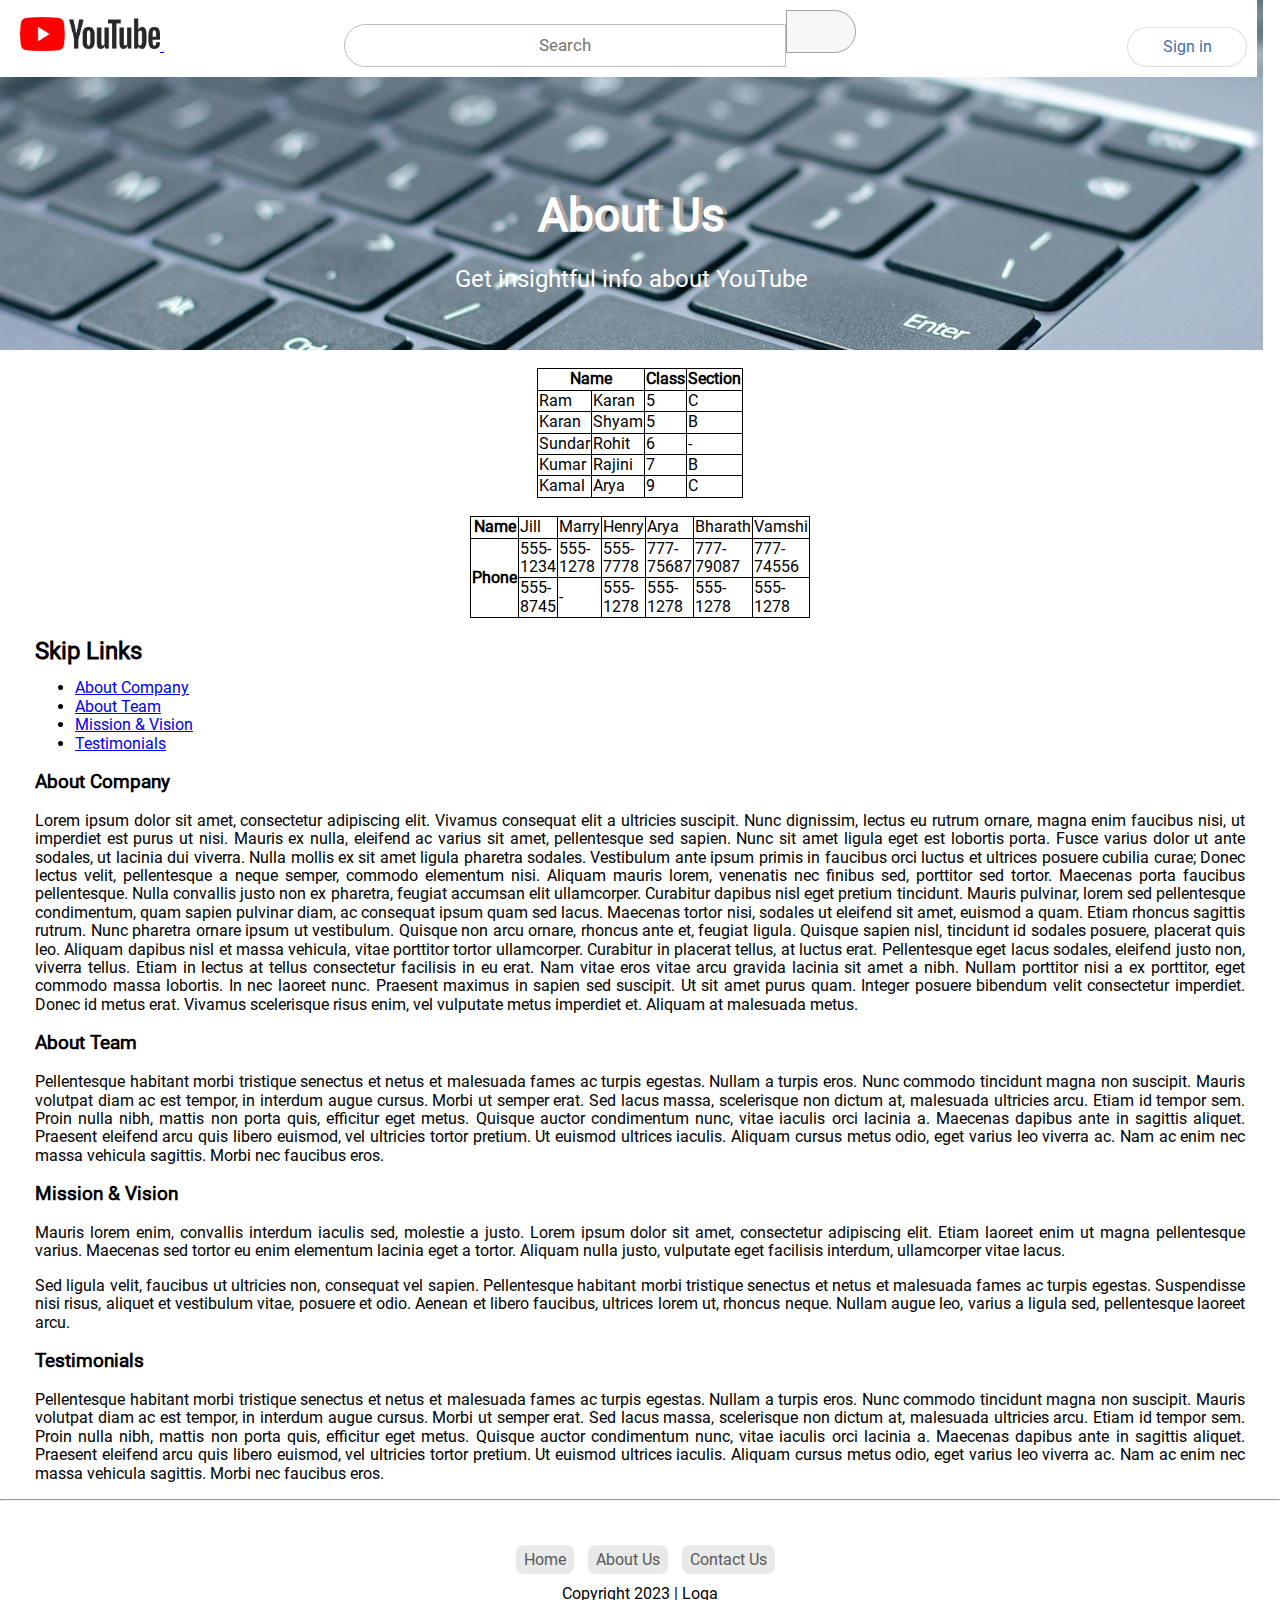
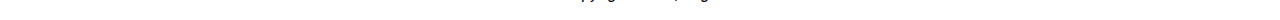
<file: about-us.html>
<!DOCTYPE html>
<html lang="en">

<head>
  <meta charset="UTF-8">
  <meta http-equiv="X-UA-Compatible" content="IE=edge">
  <meta name="viewport" content="width=device-width, initial-scale=1.0">
  <meta name="description" content="About Us Page of YouTube, where you can find many things about YouTube.">
  <meta name="keywords"
    content="history, subscribers count, ceo information, latest updates, video updates, community guidelines">
  <title>About Us</title>
  <!-- <style>
    table, th, td {
      border: 1px solid black;
      border-collapse: collapse;
    }
    </style>  -->

  <link rel="stylesheet" href="./assets/styles/normalize.css">
  <link rel="stylesheet" href="https://cdnjs.cloudflare.com/ajax/libs/font-awesome/6.2.1/css/all.min.css"
    integrity="sha512-MV7K8+y+gLIBoVD59lQIYicR65iaqukzvf/nwasF0nqhPay5w/9lJmVM2hMDcnK1OnMGCdVK+iQrJ7lzPJQd1w=="
    crossorigin="anonymous" referrerpolicy="no-referrer">
  <link rel="stylesheet" href="./assets/styles/main.css">
</head>

<body>
  <!--header starts here-->
  <header>
    <div class="head-container">
      <div>
        <a href="./index.html">
          <img src="./assets/images/yt-logo.png" alt="YouTube Logo">
        </a>
        <input type="text" placeholder="Search" aria-label="Enter your search query here" class="search-input">
        <button type="button" aria-label="search" id="headerSearch"><i
            class="fa-solid fa-magnifying-glass"></i></button>
      </div>
      <div class="header-icon">
        <button type="button" aria-label="voice query" id="headerMic"><i class=" fa-solid fa-microphone"></i></button>
        <button type="button" aria-label="drop down list" id="headerDot"><i
            class="fa-solid fa-ellipsis-vertical"></i></button>
        <button type="button" id="headerSignIn"><i class="fa-solid fa-user"></i> Sign in</button>
      </div>
      <!-- <div class="responsive-header"> -->
    </div>
  </header>

  <!--main starts here-->
  <main>
    <div class="about-jumbotron">
      <h1>About Us</h1>
      <p>Get insightful info about YouTube</p>
    </div>

    <br>
    <table>
      <tr>
        <th colspan="2">Name</th>
        <th>Class</th>
        <th>Section</th>
      </tr>
      <tr>
        <td>Ram</td>
        <td>Karan</td>
        <td>5</td>
        <td>C</td>
      </tr>
      <tr>
        <td>Karan</td>
        <td>Shyam</td>
        <td>5</td>
        <td>B</td>
      </tr>
      <tr>
        <td>Sundar</td>
        <td>Rohit</td>
        <td>6</td>
        <td>-</td>
      <tr>
        <td>Kumar</td>
        <td>Rajini</td>
        <td>7</td>
        <td>B</td>
      </tr>
      <tr>
        <td>Kamal</td>
        <td>Arya</td>
        <td>9</td>
        <td>C</td>
      </tr>
      </tr>
    </table>
    <br>
    <table>
      <tr>
        <th>Name</th>
        <td>Jill</td>
        <td>Marry</td>
        <td>Henry</td>
        <td>Arya</td>
        <td>Bharath</td>
        <td>Vamshi</td>

      </tr>
      <tr>
        <th rowspan="2">Phone</th>
        <td>555-1234</td>
        <td>555-1278</td>
        <td>555-7778</td>
        <td>777-75687</td>
        <td>777-79087</td>
        <td>777-74556</td>

      </tr>
      <tr>
        <td>555-8745</td>
        <td>-</td>
        <td>555-1278</td>
        <td>555-1278</td>
        <td>555-1278</td>
        <td>555-1278</td>
      </tr>
    </table>

    <!--to do: explore table tag-->

    <div class="link-container">
      <h2 id="skipLinks">Skip Links</h2>
      <ul>
        <li><a href="#aboutCompany">About Company</a></li>
        <li><a href="#aboutTeam">About Team</a></li>
        <li><a href="#missionVision">Mission & Vision</a></li>
        <li><a href="#testimonials">Testimonials</a></li>
      </ul>
    </div>

    <div>
      <section id="aboutCompany">
        <h3>About Company</h3>
        <p class="about-text">Lorem ipsum dolor sit amet, consectetur adipiscing elit. Vivamus consequat elit a
          ultricies suscipit. Nunc
          dignissim,
          lectus eu rutrum ornare, magna enim faucibus nisi, ut imperdiet est purus ut nisi. Mauris ex nulla, eleifend
          ac varius
          sit amet, pellentesque sed sapien. Nunc sit amet ligula eget est lobortis porta. Fusce varius dolor ut ante
          sodales, ut
          lacinia dui viverra. Nulla mollis ex sit amet ligula pharetra sodales. Vestibulum ante ipsum primis in
          faucibus orci
          luctus et ultrices posuere cubilia curae; Donec lectus velit, pellentesque a neque semper, commodo elementum
          nisi.
          Aliquam mauris lorem, venenatis nec finibus sed, porttitor sed tortor. Maecenas porta faucibus pellentesque.
          Nulla
          convallis justo non ex pharetra, feugiat accumsan elit ullamcorper. Curabitur dapibus nisl eget pretium
          tincidunt.
          Mauris pulvinar, lorem sed pellentesque condimentum, quam sapien pulvinar diam, ac consequat ipsum quam sed
          lacus.
          Maecenas tortor nisi, sodales ut eleifend sit amet, euismod a quam. Etiam rhoncus sagittis rutrum. Nunc
          pharetra ornare
          ipsum ut vestibulum.

          Quisque non arcu ornare, rhoncus ante et, feugiat ligula. Quisque sapien nisl, tincidunt id sodales posuere,
          placerat
          quis leo. Aliquam dapibus nisl et massa vehicula, vitae porttitor tortor ullamcorper. Curabitur in placerat
          tellus, at
          luctus erat. Pellentesque eget lacus sodales, eleifend justo non, viverra tellus. Etiam in lectus at tellus
          consectetur
          facilisis in eu erat. Nam vitae eros vitae arcu gravida lacinia sit amet a nibh. Nullam porttitor nisi a ex
          porttitor,
          eget commodo massa lobortis. In nec laoreet nunc. Praesent maximus in sapien sed suscipit. Ut sit amet purus
          quam.
          Integer posuere bibendum velit consectetur imperdiet. Donec id metus erat. Vivamus scelerisque risus enim, vel
          vulputate
          metus imperdiet et. Aliquam at malesuada metus.
        </p>
      </section>

      <section id="aboutTeam">
        <h3>About Team</h3>
        <p class="about-text">
          Pellentesque habitant morbi tristique senectus et netus et malesuada fames ac turpis egestas. Nullam a turpis
          eros. Nunc
          commodo tincidunt magna non suscipit. Mauris volutpat diam ac est tempor, in interdum augue cursus. Morbi ut
          semper
          erat. Sed lacus massa, scelerisque non dictum at, malesuada ultricies arcu. Etiam id tempor sem. Proin nulla
          nibh,
          mattis non porta quis, efficitur eget metus. Quisque auctor condimentum nunc, vitae iaculis orci lacinia a.
          Maecenas
          dapibus ante in sagittis aliquet. Praesent eleifend arcu quis libero euismod, vel ultricies tortor pretium. Ut
          euismod
          ultrices iaculis. Aliquam cursus metus odio, eget varius leo viverra ac. Nam ac enim nec massa vehicula
          sagittis. Morbi
          nec faucibus eros.
        </p>
      </section>

      <section id="missionVision">
        <h3>Mission & Vision</h3>
        <p class="about-text">
          Mauris lorem enim, convallis interdum iaculis sed, molestie a justo. Lorem ipsum dolor sit amet, consectetur
          adipiscing
          elit. Etiam laoreet enim ut magna pellentesque varius. Maecenas sed tortor eu enim elementum lacinia eget a
          tortor.
          Aliquam nulla justo, vulputate eget facilisis interdum, ullamcorper vitae lacus.
        </p>
        <p class="about-text">
          Sed ligula velit, faucibus ut ultricies
          non, consequat vel sapien. Pellentesque habitant morbi tristique senectus et netus et malesuada fames ac
          turpis egestas.
          Suspendisse nisi risus, aliquet et vestibulum vitae, posuere et odio. Aenean et libero faucibus, ultrices
          lorem ut,
          rhoncus neque. Nullam augue leo, varius a ligula sed, pellentesque laoreet arcu.
        </p>
      </section>

      <section id="testimonials">
        <h3>Testimonials</h3>
        <p class="about-text">
          Pellentesque habitant morbi tristique senectus et netus et malesuada fames ac turpis egestas. Nullam a turpis
          eros.
          Nunc
          commodo tincidunt magna non suscipit. Mauris volutpat diam ac est tempor, in interdum augue cursus. Morbi ut
          semper
          erat. Sed lacus massa, scelerisque non dictum at, malesuada ultricies arcu. Etiam id tempor sem. Proin nulla
          nibh,
          mattis non porta quis, efficitur eget metus. Quisque auctor condimentum nunc, vitae iaculis orci lacinia a.
          Maecenas
          dapibus ante in sagittis aliquet. Praesent eleifend arcu quis libero euismod, vel ultricies tortor pretium. Ut
          euismod
          ultrices iaculis. Aliquam cursus metus odio, eget varius leo viverra ac. Nam ac enim nec massa vehicula
          sagittis.
          Morbi
          nec faucibus eros.
        </p>
      </section>
  </main>

  <!--footer starts here-->
  <footer>
    <hr>
    <nav id="footerNav">
      <ul>
        <li><a href="./index.html">Home</a></li>
        <li><a href="./about-us.html">About Us</a></li>
        <li><a href="./contact-us.html">Contact Us</a></li>
      </ul>
    </nav>
    <p>Copyright 2023 | Loga </p>
  </footer>

</body>

</html>
</file>
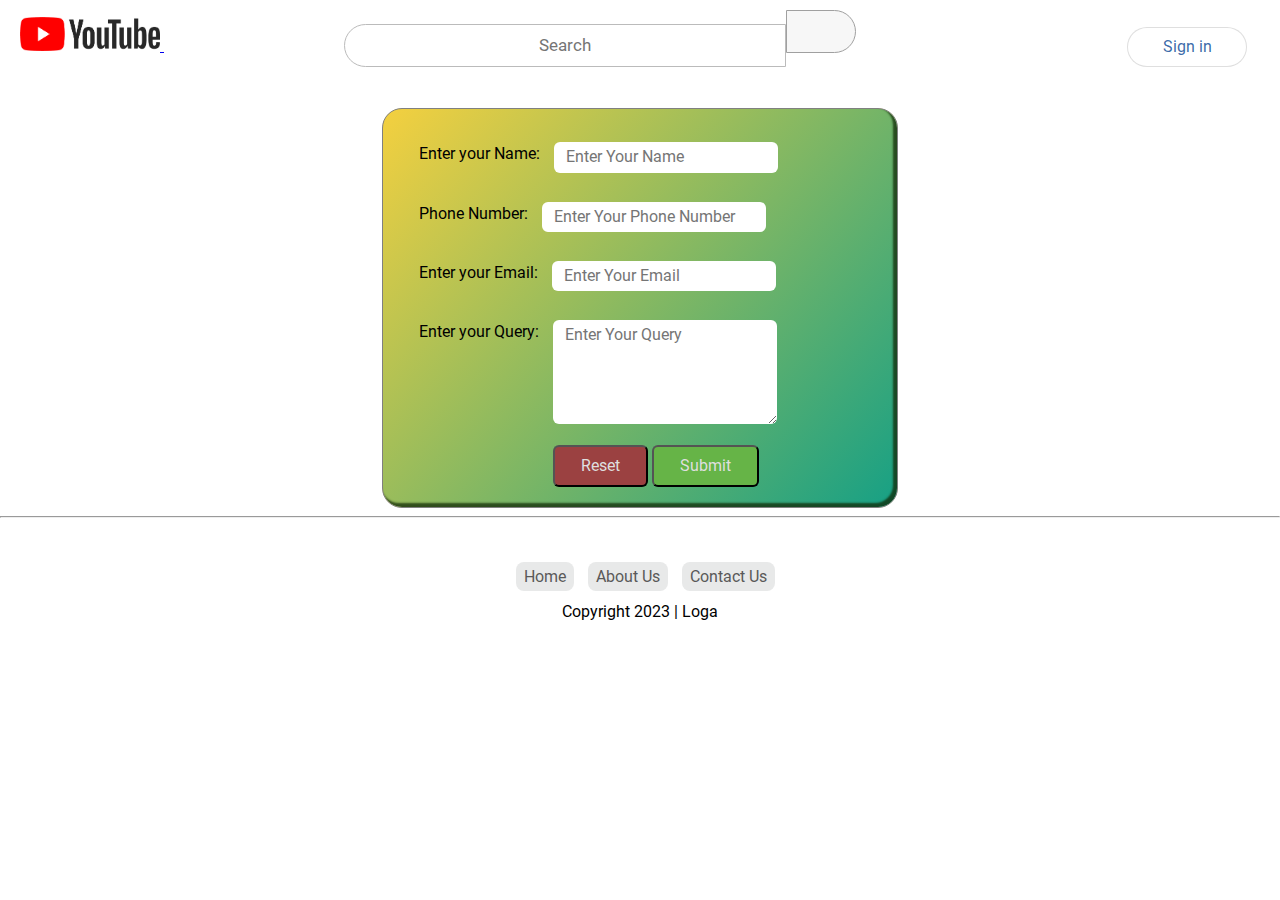
<file: contact-us.html>
<!DOCTYPE html>
<html lang="en">

<head>
  <meta charset="UTF-8">
  <meta http-equiv="X-UA-Compatible" content="IE=edge">
  <meta name="viewport" content="width=device-width, initial-scale=1.0">
  <meta name="description"
    content="Contact Us Page of YouTube, where you can able to contact YouTube team for any queries and in case of any help.">
  <meta name="keywords"
    content="videos not playing, application not working, error, need help, misleading information, missing content">
  <title>Contact Us</title>

  <link rel="stylesheet" href="./assets/styles/normalize.css">
  <link rel="stylesheet" href="https://cdnjs.cloudflare.com/ajax/libs/font-awesome/6.2.1/css/all.min.css"
    integrity="sha512-MV7K8+y+gLIBoVD59lQIYicR65iaqukzvf/nwasF0nqhPay5w/9lJmVM2hMDcnK1OnMGCdVK+iQrJ7lzPJQd1w=="
    crossorigin="anonymous" referrerpolicy="no-referrer">
  <link rel="stylesheet" href="./assets/styles/main.css">
</head>

<body>
  <!--header starts here-->
  <header>
    <div class="head-container">
      <div>
        <a href="./index.html">
          <img src="./assets/images/yt-logo.png" alt="YouTube Logo">
        </a>
        <input type="text" placeholder="Search" aria-label="Enter your search query here" class="search-input">
        <button type="button" aria-label="search" id="headerSearch"><i
            class="fa-solid fa-magnifying-glass"></i></button>
      </div>
      <div class="header-icon">
        <button type="button" aria-label="voice query" id="headerMic"><i class=" fa-solid fa-microphone"></i></button>
        <button type="button" aria-label="drop down list" id="headerDot"><i
            class="fa-solid fa-ellipsis-vertical"></i></button>
        <button type="button" id="headerSignIn"><i class="fa-solid fa-user"></i> Sign in</button>
      </div>
      <!-- <div class="responsive-header"> -->
    </div>
  </header>


  <!--main starts here-->
  <main>
    <h1>Contact Us Page</h1>

    <form class="contact-form">
      <div class="field-wrapper">
        <label for="nameInput">Enter your Name:</label>
        <input type="text" id="nameInput" placeholder="Enter Your Name" required>
      </div>
      <div class="field-wrapper">
        <label for="phoneInput">Phone Number:</label>
        <!-- <input type="tel" id="phoneInput" pattern="[6-9]{1}[0-9]{9}" placeholder="Enter Your Phone Number" required> -->
        <input type="number" id="phoneInput" min="1999999999" max="9999999999" placeholder="Enter Your Phone Number"
          required>
      </div>
      <div class="field-wrapper">
        <label for="emailInput">Enter your Email:</label>
        <input type="email" id="emailInput" placeholder="Enter Your Email" required>
      </div>
      <div class="field-wrapper">
        <label for="queryInput">Enter your Query:</label>
        <textarea id="queryInput" rows="5" cols="50" minlength="10" maxlength="50" placeholder="Enter Your Query"
          required></textarea>
      </div>

      <div class="buttons-wrapper">
        <button type="reset">Reset</button>
        <button type="submit">Submit</button>
      </div>

      <!--to do: min n max length for ph n textarea fields-->
    </form>
  </main>

  <!--footer starts here-->
  <footer>
    <hr>
    <nav id="footerNav">
      <ul>
        <li><a href="./index.html">Home</a></li>
        <li><a href="./about-us.html">About Us</a></li>
        <li><a href="./contact-us.html">Contact Us</a></li>
      </ul>
    </nav>
    <p>Copyright 2023 | Loga </p>
  </footer>

</body>

</html>
</file>
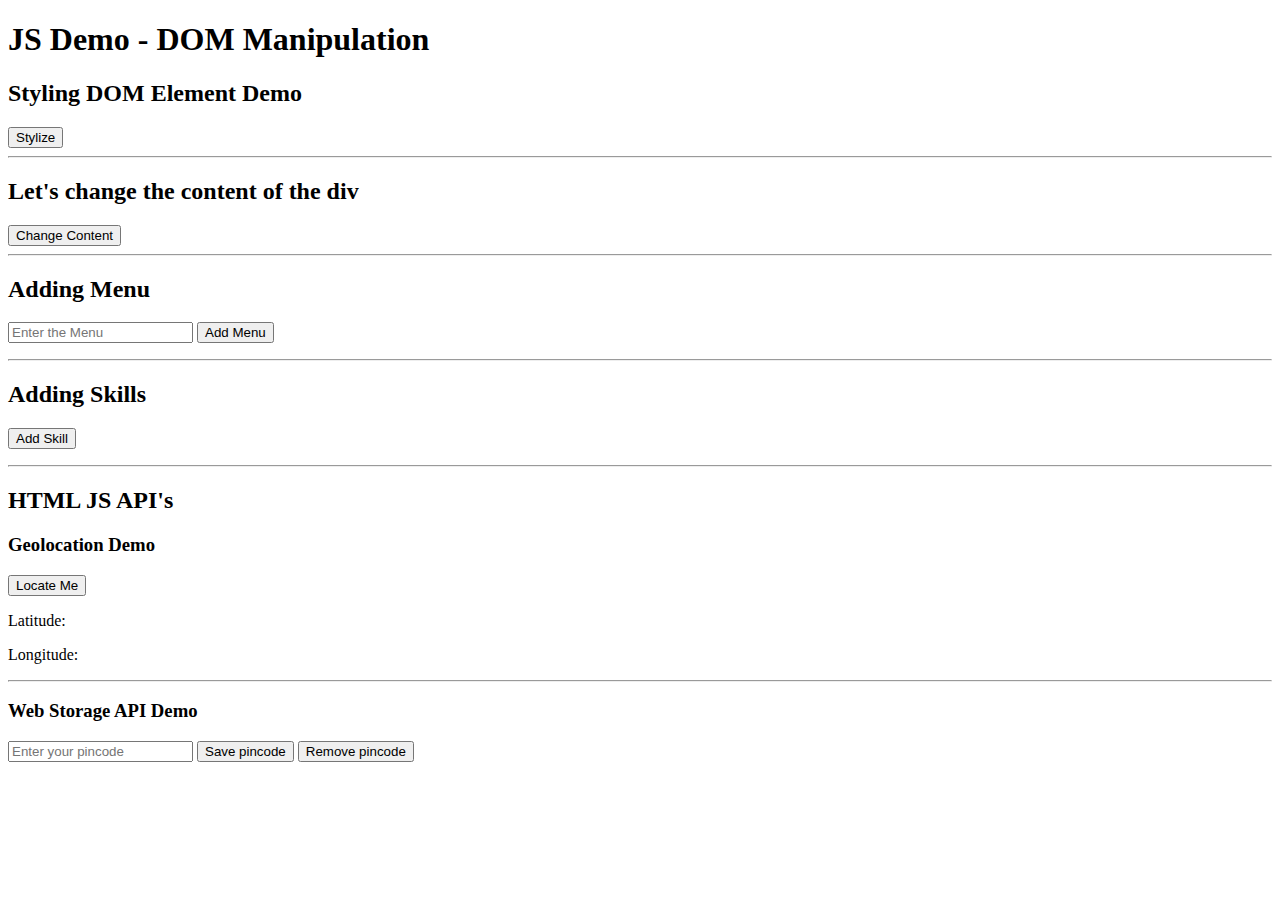
<file: js-demo.html>
<!DOCTYPE html>
<html lang="en">
<head>
  <meta charset="UTF-8">
  <meta http-equiv="X-UA-Compatible" content="IE=edge">
  <meta name="viewport" content="width=device-width, initial-scale=1.0">
  <title>JS Demo</title>
  <!-- <script src="./assets/scripts/main.js"></script> -->
</head>
<body>
  <h1>JS Demo - DOM Manipulation</h1>

  <div id="myDiv1">
    <h2>Styling DOM Element Demo</h2>
  </div>
  <button onclick="handleStylize()">Stylize</button>
  <!-- TODO: add css class using JS in the above myDiv1 on click of the above button -->

  <hr />

  <div id="myDiv2">
    <h2>Let's change the content of the div</h2>
  </div>
  <button onclick="handleChangeContent()">Change Content</button>
  <!-- TODO: Explore innerText and also explore innerHTML -->

  <hr>

  <h2>Adding Menu</h2>
  <input id="menuInput" type="text" 
  placeholder="Enter the Menu">
  <button onclick="handleAddElement()">
    Add Menu</button>
  <ul id="menuList"> 
  </ul>
  <!-- TODO: Add Element in JS -->

  <hr>

  <h2>Adding Skills</h2>
  <button onclick="handleAddSkill()">Add Skill</button>
  <ul id="skillList">
  </ul>

  <hr>

  <h2>HTML JS API's</h2>
  <h3>Geolocation Demo</h3>
  <button type="button" id="locationButton"> Locate Me </button>
  <p>Latitude: <span id="latitude"></span></p>
  <p>Longitude: <span id="longitude"></span></p>

  <hr>

  <h3>Web Storage API Demo</h3>
  <input type="text" id="pincodeInput" placeholder="Enter your pincode">
  <button type="button" id="savePincodeBtn">Save pincode</button>
  <button type="button" id="removePincodeBtn">Remove pincode</button>
  
  <script src="./assets/scripts/main.js"></script>
</body>
</html>
</file>
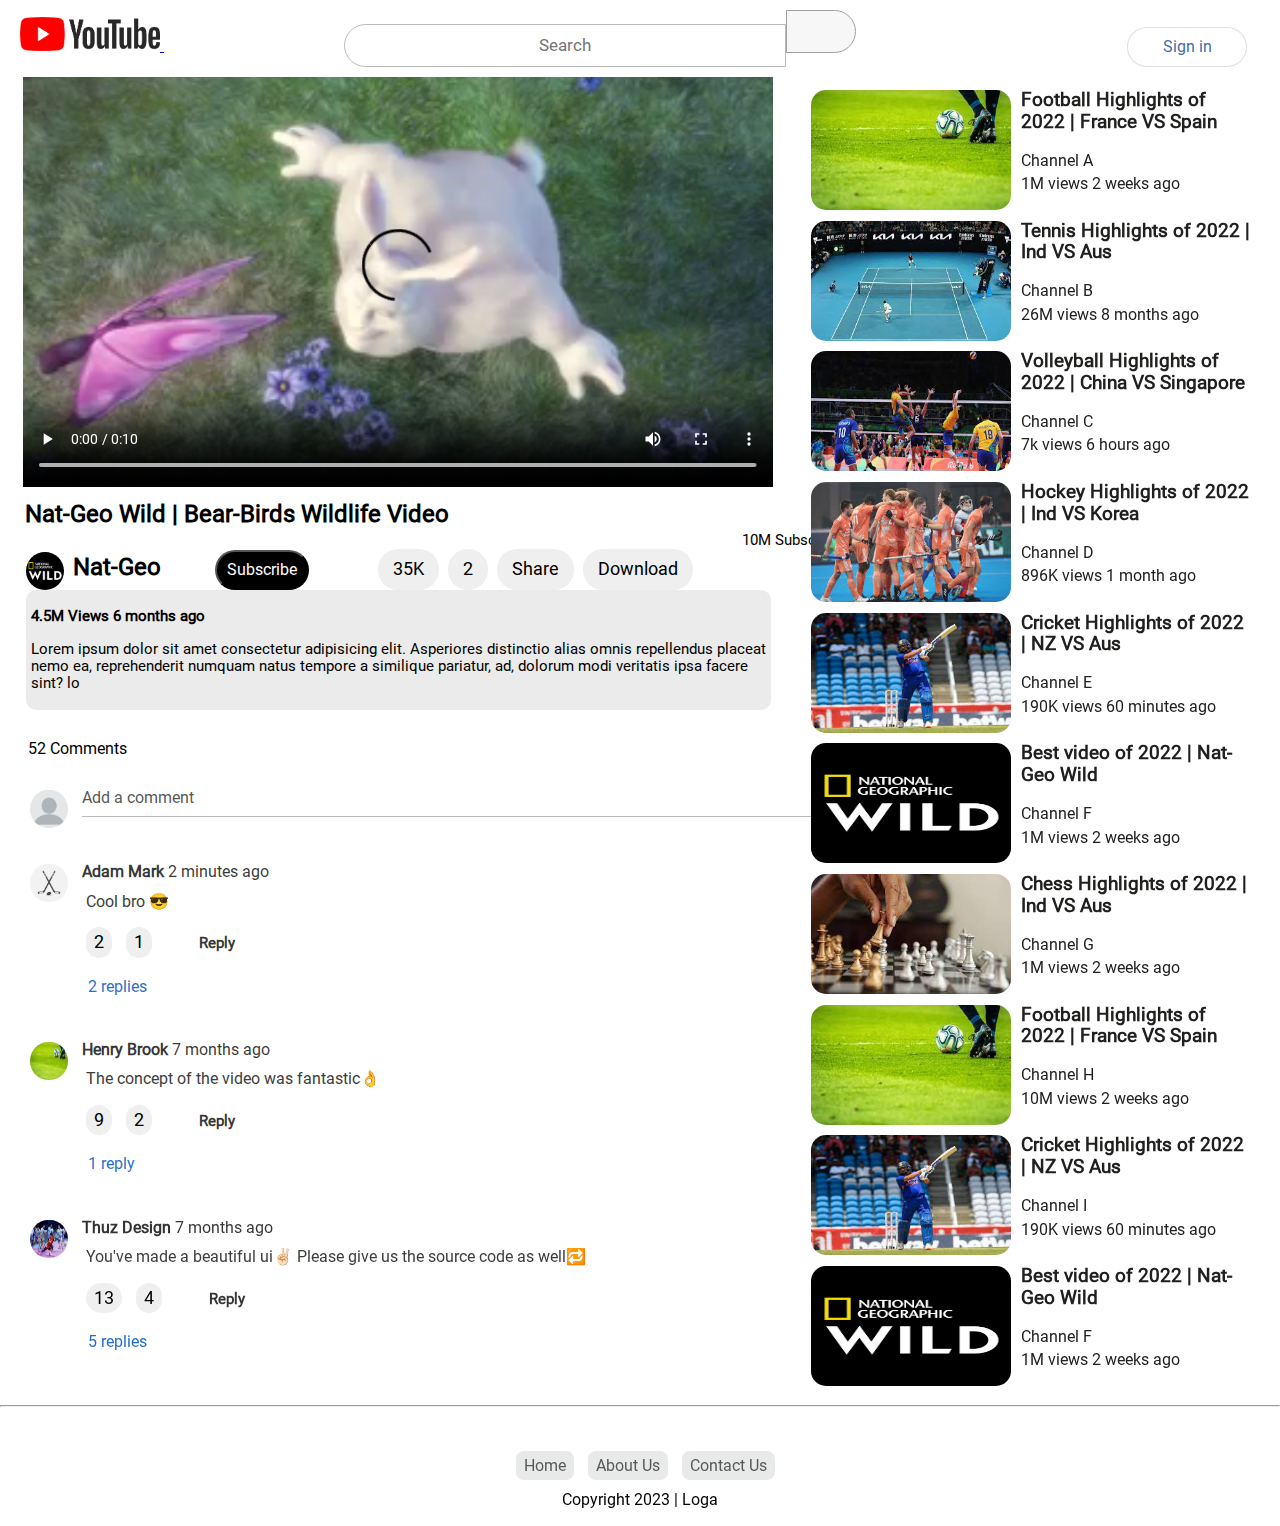
<file: video-page.html>
<!DOCTYPE html>
<html lang="en">

<head>
  <meta charset="UTF-8">
  <meta http-equiv="X-UA-Compatible" content="IE=edge">
  <meta name="viewport" content="width=device-width, initial-scale=1.0">
  <meta name="description"
    content="Video Page of YouTube, where you can watch millions of videos uploaded by users from across the globe.">
  <meta name="keywords"
    content="cricket videos, funny videos, horror videos, latest videos, news updates, sports videos">
  <title>Video Page</title>

  <link rel="stylesheet" href="./assets/styles/normalize.css">
  <link rel="stylesheet" href="https://cdnjs.cloudflare.com/ajax/libs/font-awesome/6.2.1/css/all.min.css"
    integrity="sha512-MV7K8+y+gLIBoVD59lQIYicR65iaqukzvf/nwasF0nqhPay5w/9lJmVM2hMDcnK1OnMGCdVK+iQrJ7lzPJQd1w=="
    crossorigin="anonymous" referrerpolicy="no-referrer">
  <link rel="stylesheet" href="./assets/styles/main.css">
</head>

<body>
  <!--header starts here-->
  <header>
    <div class="head-container">
      <div>
        <a href="./index.html">
          <img src="./assets/images/yt-logo.png" alt="YouTube Logo">
        </a>
        <input type="text" placeholder="Search" aria-label="Enter your search query here" class="search-input">
        <button type="button" aria-label="search" id="headerSearch"><i
            class="fa-solid fa-magnifying-glass"></i></button>
      </div>
      <div class="header-icon">
        <button type="button" aria-label="voice query" id="headerMic"><i class=" fa-solid fa-microphone"></i></button>
        <button type="button" aria-label="drop down list" id="headerDot"><i
            class="fa-solid fa-ellipsis-vertical"></i></button>
        <button type="button" id="headerSignIn"><i class="fa-solid fa-user"></i> Sign in</button>
      </div>
      <!-- <div class="responsive-header"> -->
    </div>
  </header>
  <!--main starts here-->
  <main>
    <div class="flex-wrapper">
      <div id="mainVideo">
        <video controls>
          <source src="./assets/videos/yt-video-2.mp4" type="video/mp4">
        </video>

        <h2 style="margin: 10px 17px;">Nat-Geo Wild | Bear-Birds Wildlife Video</h2>

        <div id="videoMeta">
          <a href="#">
            <img src="./assets/images/nat-geo-thumbnail.png" alt="Nat-Geo Wild"></a>
          <a href="#">
            <h2 style="color: black;">Nat-Geo</h2></a>
          <button type="button" class="subscribe-button">Subscribe</button>
          <div id="videoButtons">
            <div class="video-buttons">
              <button type=" button" id="likeButton"><i class="fa-regular fa-thumbs-up"></i> 35K</button>
              <button type="button" id="dislikeButton"><i class="fa-regular fa-thumbs-down"></i> 2</button>
              <button type="button"><i class="fa-solid fa-share"></i>Share</button>
              <button type="button"><i class="fa-solid fa-download"></i>Download</button>
            </div>
          </div>
          <div class="subs-count">10M Subscribers</div>
        </div>

        <div id="videoDescription">
          <p>
            <b>4.5M Views</b>
            <b>6 months ago</b>
          </p>
          <p>Lorem ipsum dolor sit amet consectetur adipisicing elit. Asperiores distinctio alias omnis repellendus
            placeat
            nemo ea, reprehenderit numquam natus tempore a similique pariatur, ad, dolorum modi veritatis ipsa facere
            sint? lo
          </p>
        </div>

        <div class="comment-section">
          <p>52 Comments</p>
          <div class="comment-names">
            <a href="#"><img src="./assets/images/profile-yt-thumbail.png" alt="Channel Name"></a>
            <a href="./video-page.html">
              <span>Add a comment</span>
            </a>
          </div>

          <div class="video-names">
            <a href="#"><img src="./assets/images/hockey-channel-thumbnail.png" alt="Channel Name A"></a>
            <a href="./video-page.html">
              <b>Adam Mark</b>
              <span> 2 minutes ago</span>
            </a>
            <p>Cool bro 😎</p>
            <button type=" button" class="likes-button"><i class="fa-regular fa-thumbs-up"></i> 2</button>
            <button type="button" class="dislikes-button"><i class="fa-regular fa-thumbs-down"></i> 1</button>
            <button type="button" class="reply-button"><b>Reply</b></button>
            <div  class="replies-button">
              <button type="button"><i class="fa-solid fa-caret-down"></i> 2 replies</button>
            </div>
          </div>

          <div class="video-names">
            <a href="#"><img src="./assets/images/football-yt-thumbnail.png" alt="Channel Name B"></a>
            <a href="./video-page.html">
              <b>Henry Brook</b>
              <span> 7 months ago</span>
            </a>
            <p>The concept of the video was fantastic👌</p>
            <button type=" button" class="likes-button"><i class="fa-regular fa-thumbs-up"></i> 9</button>
            <button type="button" class="dislikes-button"><i class="fa-regular fa-thumbs-down"></i> 2</button>
            <button type="button" class="reply-button"><b>Reply</b></button>
            <div  class="replies-button">
              <button type="button"><i class="fa-solid fa-caret-down"></i> 1 reply</button>
            </div>
          </div>

          <div class="video-names">
            <a href="#"><img src="./assets/images/kabaddi-yt-thumbnail.jpg" alt="Channel Name C"></a>
            <a href="./video-page.html">
              <b>Thuz Design</b>
              <span> 7 months ago</span>
            </a>
            <p>You've made a beautiful ui✌🏻
              Please give us the source code as well🔁
            </p>
            <button type=" button" class="likes-button"><i class="fa-regular fa-thumbs-up"></i> 13</button>
            <button type="button" class="dislikes-button"><i class="fa-regular fa-thumbs-down"></i> 4</button>
            <button type="button" class="reply-button"><b>Reply</b></button>
            <div  class="replies-button">
              <button type="button"><i class="fa-solid fa-caret-down"></i> 5 replies</button>
            </div>
          </div>
        </div>
      </div>

<!-- aside video starts here -->
      <aside class="video-page">
        <!--sidebar video #1-->
        <!-- <div class="side-video">
          <div><a href="#">
              <img src="./assets/images/football-yt-thumbnail.png" alt="video #1">
            </a></div>
          <div class="aside-video-name"><a href="#">
              <h3>Football Highlights of 2022 | France VS Spain</h3>
              <p>Channel A</p>
              <p>
                <span>1M views</span>
                <span>2 weeks ago</span>
              </p>
            </a>
          </div>
        </div>

        sidebar video #2 starts
        <div class="side-video">
          <div><a href="#">
            <img src="./assets/images/tennis-yt-thumbail.jpg" alt="video #1">
          </a></div>
          <div class="aside-video-name"><a href="#">
              <h3>Tennis Highlights of 2022 | Ind VS Aus</h3>
              <p>Channel B <i class="fa-solid fa-circle-check"></i></p>
              <p>
                <span>26M views</span>
                <span>8 months ago</span>
              </p>
            </a>
          </div>
        </div>

        sidebar video #3 starts!--->
        <!-- <div class="side-video">
          <div><a href="#">
            <img src="./assets/images/volleyball-yt-thumbnail.jpg" alt="video #1">
          </a></div>
          <div class="aside-video-name"><a href="#">
              <h3>Volleyball Highlights of 2022 | China VS Singapore</h3>
              <p>Channel C</p>
              <p>
                <span>7k views</span>
                <span>6 hours ago</span>
              </p>
            </a>
          </div>
        </div> -->

        <!--sidebar video #4 starts-->
        <!-- <div class="side-video">
          <div><a href="#">
            <img src="./assets/images/hockey-yt-thumbnail.png" alt="video #1">
          </a></div>
          <div class="aside-video-name">
            <a href="#">
              <h3>Hockey Highlights of 2022 | Ind VS Korea</h3>
              <p>Channel D <i class="fa-solid fa-circle-check"></i></p>
              <p>
                <span>896K views</span>
                <span>1 month ago</span>
              </p>
            </a>
          </div>
        </div>

        <div class="side-video">
          <div><a href="#">
            <img src="./assets/images/volleyball-yt-thumbnail.jpg" alt="video #1">
          </a></div>
          <div class="aside-video-name"><a href="#">
              <h3>Volleyball Highlights of 2022 | NZ VS Aus</h3>
              <p>Channel E</p>
              <p>
                <span>13 views</span>
                <span>2 minutes ago</span>
              </p>
            </a>
          </div>
        </div>

        <div class="side-video">
          <div><a href="#">
            <img src="./assets/images/cricket-yt-thumbnail.jpg" alt="video #1">
          </a></div>
          <div class="aside-video-name"><a href="#">
              <h3>Cricket Highlights of 2022 | NZ VS Aus</h3>
              <p>Channel F <i class="fa-solid fa-circle-check"></i></p>
              <p>
                <span>190K views</span>
                <span>60 minutes ago</span>
              </p>
            </a>
          </div>
        </div>

        <div class="side-video">
          <div><a href="#">
            <img src="./assets/images/nat-geo-thumbnail.png" alt="video #1">
          </a></div>
          <div class="aside-video-name"><a href="#">
              <h3>Best video of 2022 | Nat-Geo Wild</h3>
              <p>Channel G</p>
              <p>
                <span>190K views</span>
                <span>60 minutes ago</span>
              </p>
            </a>
          </div>
        </div>

        <div class="side-video">
          <div><a href="#">
            <img src="./assets/images/chess-yt-thumbnail.jpg" alt="video #1">
          </a></div>
          <div class="aside-video-name"><a href="#">
              <h3>Chess Highlights of 2022 | Ind VS Aus</h3>
              <p>Channel H <i class="fa-solid fa-circle-check"></i></p>
              <p>
                <span>2M views</span>
                <span>2 weeks ago</span>
              </p>
            </a>
          </div>
        </div>  -->
      </aside>
  </main>

  <!--footer starts here-->
  <footer>
    <hr>
    <nav id="footerNav">
      <ul>
        <li><a href="./index.html">Home</a></li>
        <li><a href="./about-us.html">About Us</a></li>
        <li><a href="./contact-us.html">Contact Us</a></li>
      </ul>
    </nav>
    <p>Copyright 2023 | Loga </p>
  </footer>
<script src="./assets/scripts/video.js"></script> 
</body>

</html>
</file>
<file: assets/styles/main.css>
@font-face {
  font-family: "Roboto";
  src: url("../fonts/Roboto-Regular.ttf") format("truetype");
}

/*global selector */
* {
  font-family: "Roboto";
}

/* header style begins here */
/* element selector */
header {
  padding: 10px;
  position: fixed;
  background-color: white;
  /* width: 98%; */
  top: 0;
  /* margin-bottom: 50px; */
}

.head-container {
  /* margin-bottom: 20px; */
  /* border: 2px solid red; */
  display: flex;
  width: 100%;
  /* margin-right: 20px; */
  margin-left: 4px;
}

header img {
  margin-left: 6px;
  /* margin-top: 10px; */
  /* margin-top: 15px; */
  width: 140px;
  height: 34px;
  /* size: 20px; */
}

.header-icon {
  margin-top: -4px;
}

.search-input {
  border: 1px solid rgb(187, 187, 187);
  border-top-left-radius: 100px;
  border-bottom-left-radius: 100px;
  padding: 8px 20px;
  height: 25px;
  width: 400px;
  /* margin-bottom: 20px; */
  margin-left: 180px;
  /* margin-top: -30px; */
  margin-right: -3px;
  text-align: center;
  font-size: 17px;
}

#headerSearch {
  border: 1px solid rgb(160, 160, 160);
  border-top-right-radius: 100px;
  border-bottom-right-radius: 100px;
  height: 43px;
  width: 70px;
  margin-left: -1px;
  /* margin-top: 5px; */
  background-color: rgb(247, 247, 247);
  font-size: 18px;
}

#headerSearch:hover {
  background-color: #d8d8d8;
  cursor: pointer;
}

#headerMic {
  margin-left: 30px;
  padding: 5px;
  height: 43px;
  width: 40px;
  font-size: 20px;
  margin-top: 8px;
  border-radius: 30px;
  border: none;
  background-color: white;
}

#headerMic:hover {
  background-color: #d8d8d8;
  cursor: pointer;
}

#headerDot {
  margin-left: 135px;
  margin-right: 18px;
  padding: 5px;
  height: 43px;
  width: 40px;
  border-radius: 30px;
  margin-top: 8px;
  border: none;
  font-size: 20px;
  background-color: white;
}

#headerDot:hover {
  background-color: #d8d8d8;
  cursor: pointer;
}

#headerSignIn {
  color: #3264a5f4;
  /* margin-right: 23px; */
  border: 1px solid #00000020;
  height: 40px;
  width: 120px;
  padding: 1px 2px;
  background-color: white;
  border-radius: 100px;
  margin-top: 8px;
}

#headerSignIn:hover {
  background-color: #def5f5;
  cursor: pointer;
}

/* .responsive-header {
  display: flex;
} */

h1 {
  text-shadow: 4px 0px #aba5a5;
  text-align: center;
}

/* header style ends here  */

/* section styling starts here  */
#suggestedTopics {
  /* background-color: white; */
  border: none;
  /* width: 100%; */
  top: 69px;
  position: relative;
  /* position: sticky; */
}

#suggestedTopics ul {
  padding: 0;
  display: flex;
  /* margin-left: 20px; */
}

#suggestedTopics ul li {
  list-style: none;
  margin-left: 15px;
}

/* mouse hover link */
#suggestedTopics a {
  color: #5a5959;
  background: #e8e9e9;
  border-radius: 8px;
  padding: 5px 10px;
  text-decoration: none;
}

#suggestedTopics a:hover {
  background: #d8d8d8;
  cursor: pointer;
}

.grid-wrapper {
  display: grid;
  grid-template-columns: 1fr 1fr 1fr 1fr;
  /* gap: 10px; */
  margin-top: 110px;
  margin-left: 20px;
  width: 96.5%;
  /* align-items: center; */
  border: 2px solid red;
}

.grid-wrapper div {
  margin-top: 10px;
  /* height: 60%;
  width: 98.5%; */
  /* border: solid 1px red; */
}

.grid-wrapper h2 {
  display: inline-block;
  text-decoration: none;
  font-size: larger;
  width: 80%;
}

.grid-container {
  align-items: center;
}

.views-count {
  display: flex;
}

.thumbnail img {
  width: 290px;
  height: 180px;
  border-radius: 15px;
}

.video-name img {
  border-radius: 20px;
  padding: 1px 2px;
  width: 35px;
  height: 35px;
}

.video-name a h2 {
  margin-top: -20px;
  color: rgba(0, 0, 0, 0.795);
}

.video-name b {
  text-decoration: none;
  margin-top: -20px;
  color: rgba(0, 0, 0, 0.795);
}

.video-name p {
  margin-top: 1.5px;
  margin-left: 43px;
  margin-right: 0;
  color: #3d3d3c;
}

.channel-name a {
  margin-left: 43px;
  text-decoration: none;
  color: #3d3d3c;
}

.channel-name i {
  font-size: 14px;
  margin: 0px 0px 0px 1px;
}

/* main ends here */

/* video page styling starts here */
#mainVideo {
  margin-left: 8px;
}

#mainVideo video {
  margin-left: 15px;
  margin-right: 20px;
  margin-top: 67px;
  width: 750px;
  height: 420px;
}

#videoMeta {
  /* border: 1px solid red; */
  width: 830px;
  margin-left: 18px;
}

#videoDescription {
  /* border: 1px solid red; */
  width: 735px;
  margin-left: 18px;
}

#videoMeta div,
h2 {
  display: inline-block;
}

#videoMeta a h2 {
  margin: 0;
  margin-left: 5px;
}

#videoMeta img {
  border-radius: 20px;
  vertical-align: middle;
  width: 38px;
  height: 38px;
}

#videoDescription {
  background-color: #ebebeb;
  border-radius: 10px;
  padding: 3px 5px;
}

#videoDescription p {
  font-size: 15px;
}

#videoButtons {
  display: inline-block;
  margin-left: 90px;
}

#videoButtons div {
  margin-top: 10px;
  margin-left: -30px;
}

.subs-count {
  margin-left: 45px;
  font-size: 15px;
  vertical-align: top;
  margin-bottom: 20px;
  margin-top: -7px;
}

.video-buttons button {
  display: inline-block;
  margin-left: 5px;
  border: none;
  font-size: 18px;
  border-radius: 20px;
  padding: 10px 15px;
}

.video-buttons button:hover {
  background-color: #c5c5c4;
  cursor: pointer;
}

.subscribe-button {
  color: rgb(255, 255, 255);
  background-color: black;
  border-radius: 30px;
  padding: 9px 10px;
  margin-left: 50px;
  font-size: 16px;
  margin-top: 10px;
}

.subscribe-button:hover {
  background: #20201f;
  cursor: pointer;
}

/* comment section styling starts here  */
.comment-section {
  margin-left: 20px;
}

.comment-section {
  margin-top: 30px;
}

.comment-section a {
  text-decoration: none;
  vertical-align: top;
}

.video-names {
  margin-top: 30px;
  margin-bottom: 40px;
}

.video-names img {
  border-radius: 20px;
  padding: 1px 2px;
  width: 38px;
  height: 38px;
}

.video-names a {
  margin-top: -20px;
  color: rgba(0, 0, 0, 0.795);
  text-decoration: none;
  /* margin-left: 10px; */
}

.video-names b {
  text-decoration: none;
  margin-top: -20px;
  margin-left: 8px;
  color: rgba(0, 0, 0, 0.795);
}

.reply-button {
  font-size: 15px;
  margin-left: 25px;
  border-radius: 15px 15px;
  border: none;
  padding: 5px 10px;
  background-color: white;
}

.reply-button:hover {
  background-color: hsl(0, 0%, 89%);
  cursor: pointer;
}

.replies-button button {
  margin-top: 15px;
  margin-left: 50px;
  border-radius: 15px 15px;
  border: none;
  padding: 5px 10px;
  color: #1965c9f4;
  background-color: transparent;
}

.replies-button button:hover {
  background-color: #def5f5;
  cursor: pointer;
}

.video-names p {
  margin-top: -15px;
  margin-left: 58px;
  color: #3d3d3c;
}

.comment-names {
  margin-top: 30px;
  margin-bottom: 30px;
}

.comment-names img {
  border-radius: 20px;
  padding: 1px 2px;
  text-align: center;
  width: 38px;
  height: 38px;
}

.comment-names a {
  margin-top: -20px;
  color: rgba(0, 0, 0, 0.795);
  text-decoration: none;
}

.comment-names span {
  border-bottom: 1px solid rgb(187, 186, 186);
  padding-right: 655px;
  padding-bottom: 9px;
  text-decoration: none;
  margin-left: 8px;
  color: rgba(41, 40, 40, 0.795);
}

.likes-button,
.dislikes-button {
  font-size: 18px;
  border-radius: 20px;
  padding: 5px 8px;
  border: none;
}

.likes-button {
  margin-left: 58px;
}

.dislikes-button {
  margin-left: 10px;
}

.likes-button:hover {
  background-color: #c5c5c4;
  cursor: pointer;
}

.dislikes-button:hover {
  background-color: #c5c5c4;
  cursor: pointer;
}

/* aside video styling starts here  */
.flex-wrapper {
  display: flex;
}

.video-page {
  display: flex;
  flex-wrap: wrap;
  /* border: 1px solid rebeccapurple; */
  margin-left: -45px;
  width: 55%;
  margin-top: 90px;
}

.video-page a {
  text-decoration: none;
}

.side-video {
  display: flex;
  margin-right: 30px;
}

.side-video a img {
  border-radius: 15px;
  width: 200px;
  height: 120px;
}

.side-video a h3 {
  margin-top: 0;
  color: #20201f;
}

.side-video a p {
  color: #20201f;
  margin: 0 0 0 0px;
  margin-top: 5px;
}

.video-title {
  margin-left: 180px;
  height: 65px;
  width: 200px;
}

.video-title span {
  position: static;
  bottom: 10px
}

.video-title p {
  position: static;
  bottom: 60px
}

.aside-video-name {
  margin-left: 10px;
}

/* video page styling ends here  */

/* table to do */
table,
th,
td {
  border: 1px solid black;
  border-collapse: collapse;
  width: 50px;
  margin: 0 auto;
}


/* footer style begins here */
footer {
  text-align: center;
}

#footerNav {
  display: flex;
  text-decoration: none;
  margin-top: 50px;
  margin-bottom: 15px;
}

#footerNav ul {
  padding: 0;
  margin: 0 auto;
  text-align: center;
}

#footerNav ul li {
  list-style: none;
  display: inline-block;
  margin-left: 10px;
}


#footerNav a {
  color: #5a5959;
  background: #e8e9e9;
  border-radius: 8px;
  padding: 5px 8px;
  text-decoration: none;
}

#footerNav a:hover {
  background-color: #c5c5c4;
}

/* footer style ends here */


/* contact form styles start here  */
/* form inputs */
#nameInput {
  border: none;
  color: rgb(172, 93, 3);
}

input[type=number] {
  border: none;
  color: rgb(22, 226, 32);
}

input[type=email] {
  border: none;
  color: rgb(10, 36, 155);
}

#queryInput {
  border: none;
  color: rgb(160, 52, 248);
}


.contact-form {
  border: solid 1px gray;
  border-radius: 20px;
  width: 37%;
  margin: 0 auto;
  padding: 20px;
  background-color: #F4D03F;
  margin-top: 50px;
  background-image: linear-gradient(132deg, #F4D03F 0%, #16A085 100%);
  box-shadow: inset -3px -3px 2px 1px #102905bd;
}

.contact-form .field-wrapper {
  padding: 16px;
}

.contact-form .field-wrapper label {
  /* width: 130px; */
  /* display: inline-block; */
  vertical-align: top;
  /* margin-top: 7px; */
}

.contact-form .field-wrapper input,
.contact-form .field-wrapper textarea {
  width: 200px;
  /* display: inline-block; */
  padding: 6px 12px;
  border-radius: 6px;
  margin-left: 10px;
  margin-top: -3px;
}

.contact-form .buttons-wrapper {
  margin-left: 150px;
}

.buttons-wrapper button[type='reset'] {
  color: rgb(223, 223, 223);
  background-color: rgb(155, 65, 65);
  border-radius: 25px;
  padding: 5px 10px;
}

.buttons-wrapper button[type='reset']:hover {
  background: #f83a00;
  cursor: pointer;
}

.buttons-wrapper button[type='submit'] {
  color: rgb(223, 223, 223);
  background-color: rgb(102, 180, 71);
  border-radius: 25px;
  padding: 5px 10px;
}

.buttons-wrapper button[type='submit']:hover {
  background: #2c6612;
  cursor: pointer;
}

.contact-form .buttons-wrapper button {
  padding: 10px 26px;
  border-radius: 6px;
}

/* contact form styles ends here  */

/* about page */
.about-jumbotron {
  background: url('../images/blurred-bg-about.jpg') no-repeat;
  background-size: cover;
  height: 350px;
  width: 1263px;
}

.about-text {
  text-align: justify;
}

#aboutCompany,
#aboutTeam,
#missionVision,
#testimonials {
  padding: 0px 35px;
}

.link-container {
  padding: 0px 35px;
}

#skipLinks {
  margin-bottom: -20px;
}

.about-jumbotron h1 {
  color: white;
  text-align: center;
  padding-top: 15%;
  font-size: 46px;
  margin: 0;
  ;
}

.about-jumbotron p {
  color: white;
  text-align: center;
  font-size: 24px;
}

/* responsive css  */
/* Extra small devices (phones, 600px and down) */
/* @media only screen and (max-width: 600px) {
  body {
    background-color: yellow;
  }
  #primaryNav {
    display: none;
  }
} */

/* Small devices (portrait tablets and large phones, 600px and up) */
/* @media only screen and (min-width: 600px) {
  body {
    background-color: orange;
  }

  #primaryNav {
    display: none;
  }
}  */
/* 
@media only screen and (min-width: 150px) {
  body {
    background-color: white;
  }

  header {
    display: block;
  }
}


@media only screen and (min-width: 200px) {
  body {
    background-color: white;
  }

  #suggestedTopics {
    display: flex;
  }
}

@media only screen and (min-width: 200px) {
  body {
    background-color: white;
  }

  .grid-wrapper {
    display: grid;
  }
}

@media only screen and (min-width: 200px) {
  body {
    background-color: white;
  }

  .side-video {
    display: flex;
  }
} */

@media screen and (max-width: 640px) {

  header {
    width: 80%;
  }

  .head-container {
    display: block;
    width: 100%;
    /* margin-bottom: 30px; */
  }

  .search-input {
    margin-left: 120px;
    margin-bottom: 10px;
    /* margin-top: 15px; */
  }

  #suggestedTopics {
    top: 154px;
  }

  #suggestedTopics ul {
    display: block;
    /* margin-top: 50px; */
  }

  #suggestedTopics li {
    margin-top: 20px;
  }


}
</file>
